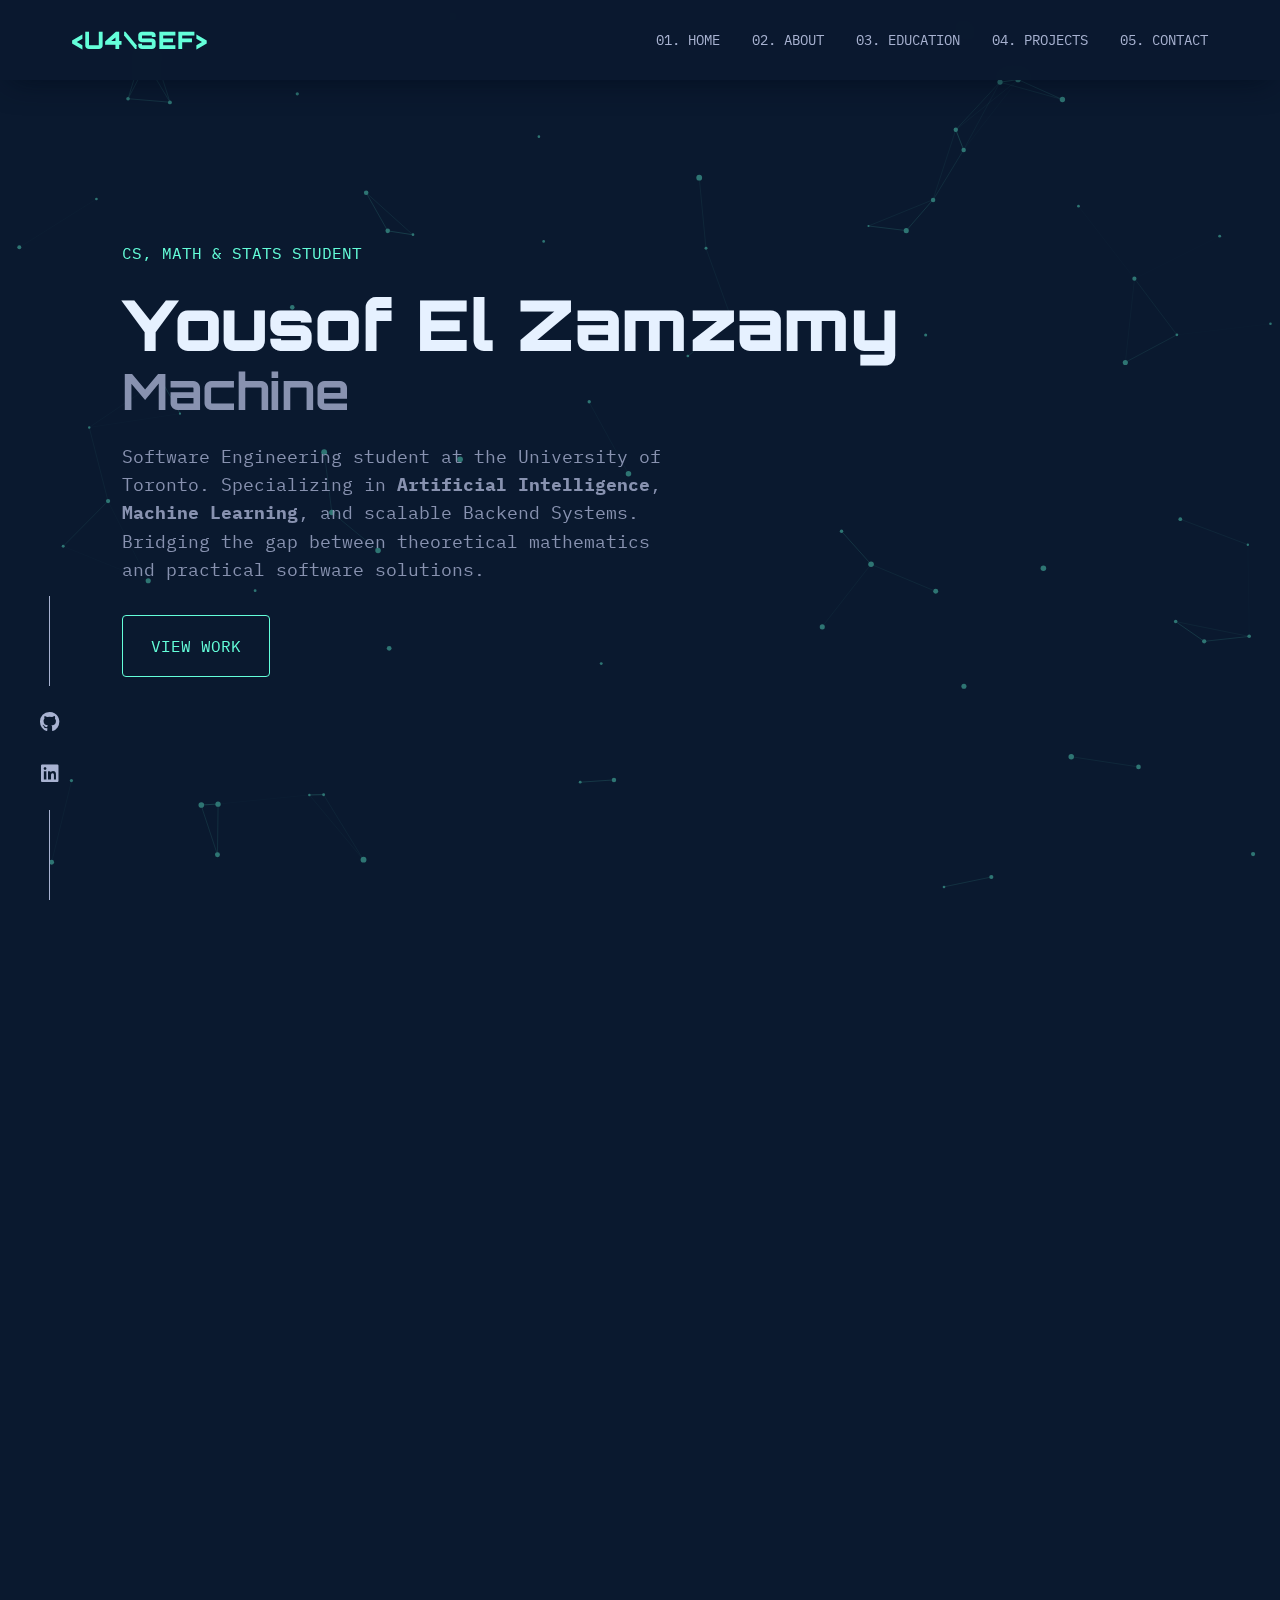
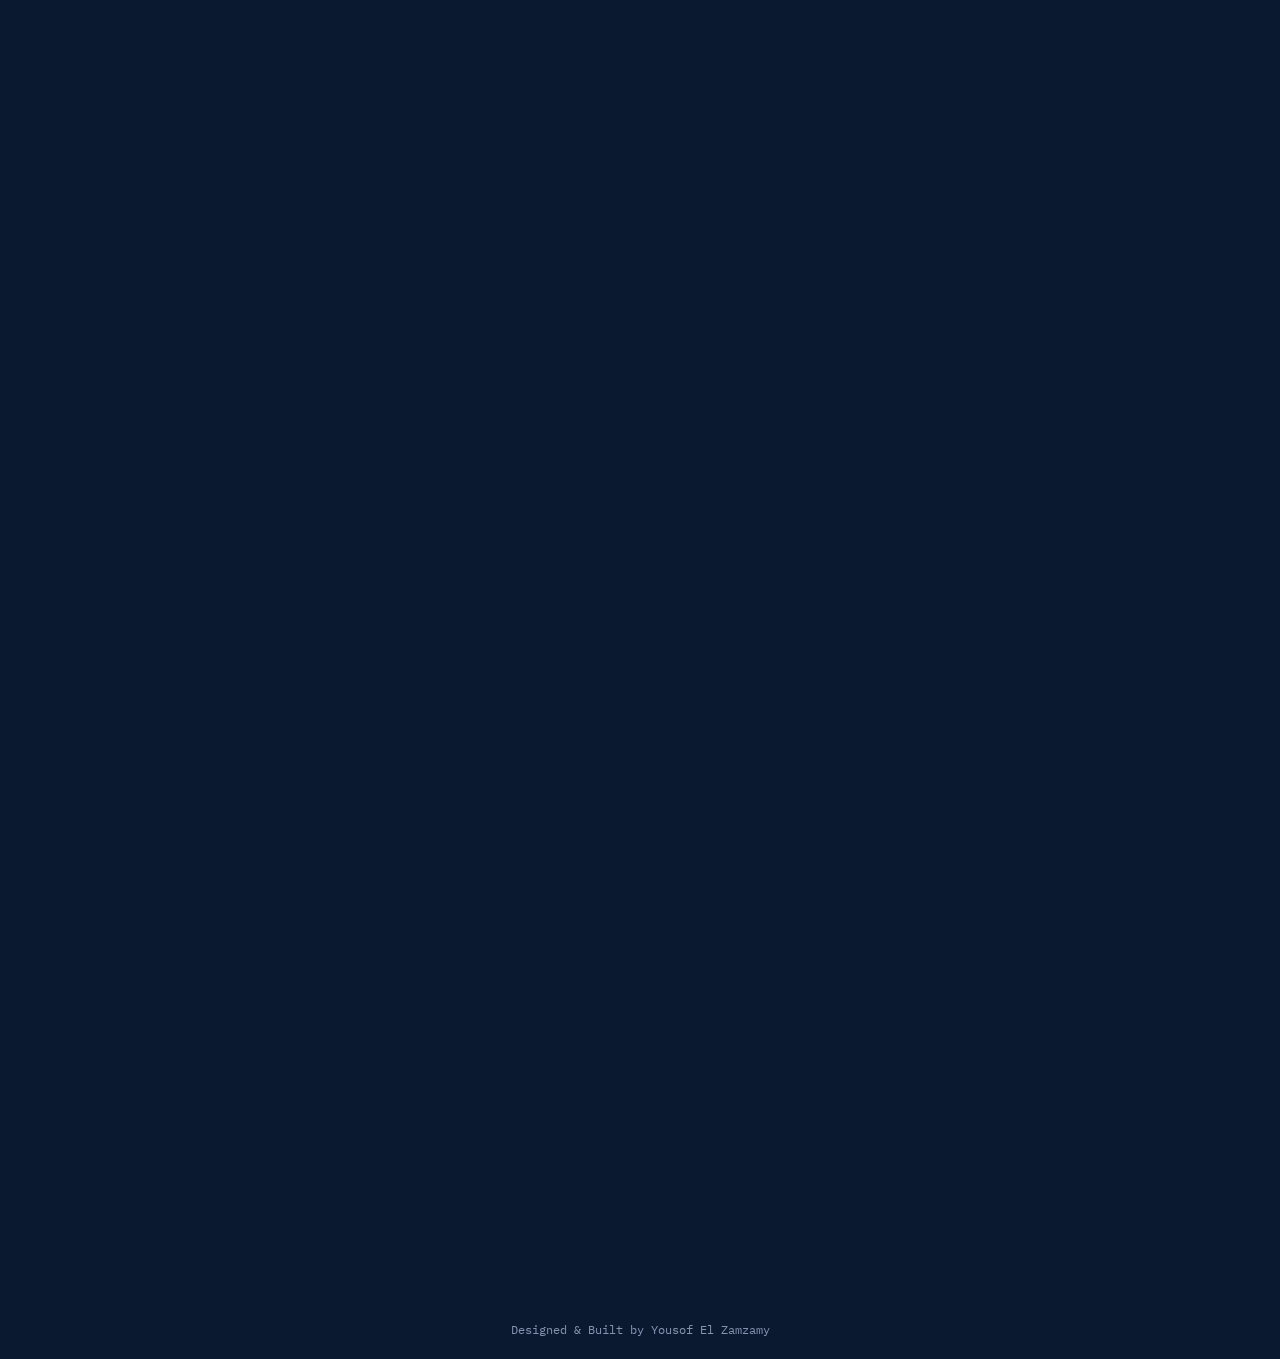
<file: index.html>
<!DOCTYPE html>
<html lang="en">
<head>
    <meta charset="UTF-8">
    <meta name="viewport" content="width=device-width, initial-scale=1.0">
    <title>Yousof El Zamzamy | Portfolio</title>
    
    <link rel="preconnect" href="https://fonts.googleapis.com">
    <link rel="preconnect" href="https://fonts.gstatic.com" crossorigin>
    <link href="https://fonts.googleapis.com/css2?family=Orbitron:wght@400;500;700;900&family=IBM+Plex+Mono:wght@300;400;500&display=swap" rel="stylesheet">
    
    <link rel="stylesheet" href="https://cdnjs.cloudflare.com/ajax/libs/font-awesome/6.4.0/css/all.min.css">
    
    <link rel="stylesheet" href="style.css">
</head>
<body>
    
    <canvas id="circuitCanvas"></canvas>

    <nav>
        <div class="nav-container">
            <div class="logo">&lt;U4\SEF&gt;</div>
            <div class="mobile-toggle" id="mobileToggle">
                <i class="fas fa-bars"></i>
            </div>
            <ul class="nav-links" id="navLinks">
                <li><a href="#home">01. HOME</a></li>
                <li><a href="#about">02. ABOUT</a></li>
                <li><a href="#education">03. EDUCATION</a></li>
                <li><a href="#projects">04. PROJECTS</a></li>
                <li><a href="#contact">05. CONTACT</a></li>
            </ul>
        </div>
    </nav>

    <div class="container">
        <section id="home" class="hero">
            <div class="hero-content">
                <div class="hero-subtitle">CS, MATH & STATS STUDENT</div>
                <h1 class="glitch-text">Yousof El Zamzamy</h1>
                <h2 id="typewriter"></h2>
                <p>
                    Software Engineering student at the University of Toronto.
                    Specializing in <strong>Artificial Intelligence</strong>, <strong>Machine Learning</strong>, and scalable Backend Systems.
                    Bridging the gap between theoretical mathematics and practical software solutions.
                </p>
                <a href="#projects" class="cta-button">VIEW WORK</a>
            </div>
        </section>

        <section id="about" class="fade-in">
            <h2 class="section-title">About Me</h2>
            <div class="about-content">
                <div class="about-text">
                    <h3>Engineering <span class="accent-text">Intelligent</span> Systems</h3>
                    <p>
                        I am a student at the <strong>University of Toronto</strong> pursuing a triple focus in Computer Science, Mathematics, and Statistics. 
                        My passion lies in <strong>Artificial Intelligence</strong>, specifically in understanding the mathematical foundations of Neural Networks 
                        and applying them to solve complex data problems.
                    </p>
                    <p>
                        Beyond the models, I focus on <strong>Backend Architecture</strong> to ensure that intelligent systems are scalable, 
                        efficient, and production-ready.
                    </p>
                </div>
                <div class="skills-wrapper">
                    <h3>Tech Stack</h3>
                    <div class="skills-grid">
                        <div class="skill-item"><i class="fab fa-python"></i> Python / NumPy</div>
                        
                        <div class="skill-item"><i class="fas fa-brain"></i> PyTorch / AI</div>
                        
                        <div class="skill-item"><i class="fab fa-java"></i> Java / JavaFX</div>
                        
                        <div class="skill-item"><i class="fas fa-database"></i> PostgreSQL</div>
                        
                        <div class="skill-item"><i class="fas fa-chart-line"></i> Statistics / R</div>
                        
                        <div class="skill-item"><i class="fab fa-docker"></i> Docker</div>
                        
                        <div class="skill-item"><i class="fas fa-code-branch"></i> Git</div>
                        
                        <div class="skill-item"><i class="fas fa-terminal"></i> Linux / Bash</div>
                    </div>
                </div>
            </div>
        </section>

        <section id="education" class="fade-in">
            <h2 class="section-title">Education</h2>
            
            <div class="experience-timeline">
                <div class="experience-item">
                    <div class="experience-header">
                        <div>
                            <div class="experience-title">Bachelor of Science</div>
                            <div class="experience-company">University of Toronto</div>
                        </div>
                        <div class="experience-date">Sep 2022 - May 2027</div>
                    </div>
                    <p class="experience-description">
                        <strong>Majors:</strong> Computer Science, Mathematics, and Statistics.<br>
                        <strong>Relevant Coursework:</strong> Intro to AI, Machine Learning, Data Structures & Algorithms, Software Design, Linear Algebra, Statistics II.
                    </p>
                    <div class="experience-tags">
                        <span class="tag">Dean's List</span>
                    </div>
                </div>
            </div>
        </section>

        <section id="projects" class="fade-in">
            <h2 class="section-title">Featured Projects</h2>
            <div class="projects-grid">
                
                <div class="project-card">
                    <div class="card-top">
                        <i class="fas fa-network-wired project-icon"></i>
                        <div class="project-links">
                            <a href="https://github.com/u4sef"><i class="fab fa-github"></i></a>
                        </div>
                    </div>
                    <h3 class="project-title">Neural Net from Scratch</h3>
                    <p class="project-description">
                        A functional Deep Learning library built using only NumPy. Implemented backpropagation 
                        and SGD manually, achieving 95% accuracy on the MNIST dataset.
                    </p>
                    <div class="card-tags">
                        <span>Python</span>
                        <span>NumPy</span>
                        <span>Math</span>
                    </div>
                </div>

                <div class="project-card">
                    <div class="card-top">
                        <i class="fas fa-chess-board project-icon"></i>
                        <div class="project-links">
                            <a href="https://github.com/u4sef"><i class="fab fa-github"></i></a>
                        </div>
                    </div>
                    <h3 class="project-title">Connect Four AI Agent</h3>
                    <p class="project-description">
                        An adversarial AI agent utilizing the Minimax algorithm with Alpha-Beta pruning. 
                        Features dynamic move ordering and custom heuristics to win >80% of matches.
                    </p>
                    <div class="card-tags">
                        <span>Python</span>
                        <span>Game Theory</span>
                        <span>Minimax</span>
                    </div>
                </div>

                <div class="project-card">
                    <div class="card-top">
                        <i class="fas fa-coins project-icon"></i>
                        <div class="project-links">
                            <a href="https://github.com/u4sef/finance-tracker"><i class="fab fa-github"></i></a>
                        </div>
                    </div>
                    <h3 class="project-title">Ledger Finance System</h3>
                    <p class="project-description">
                        A desktop application for personal finance tracking. Architected using the MVC design pattern 
                        and a custom DAO layer for efficient SQL data persistence. 
                    </p>
                    <div class="card-tags">
                        <span>Java</span>
                        <span>JavaFX</span>
                        <span>SQL</span>
                        <span>JUnit</span>
                    </div>
                </div>

            </div>
        </section>

        <section id="contact" class="fade-in center-text">
            <h2 class="section-title">Get In Touch</h2>
            <p class="contact-desc">
                I am currently looking for Software Engineering Internships (AI/ML or Backend). 
                Check out my resume or send me an email if you'd like to connect!
            </p>
            <a href="mailto:youssef.ashraf.zzy@gmail.com" class="cta-button big-btn">Say Hello</a>
        </section>
    </div>

    <div class="social-sidebar">
        <div class="social-line"></div>
        <a href="https://github.com/u4sef" target="_blank"><i class="fab fa-github"></i></a>
        <a href="https://www.linkedin.com/in/yousof-el-zamzamy-89426b252/" target="_blank"><i class="fab fa-linkedin"></i></a>
        <div class="social-line"></div>
    </div>

    <footer>
        <p>Designed & Built by Yousof El Zamzamy</p>
    </footer>

    <script src="script.js"></script>
</body>
</html>
</file>
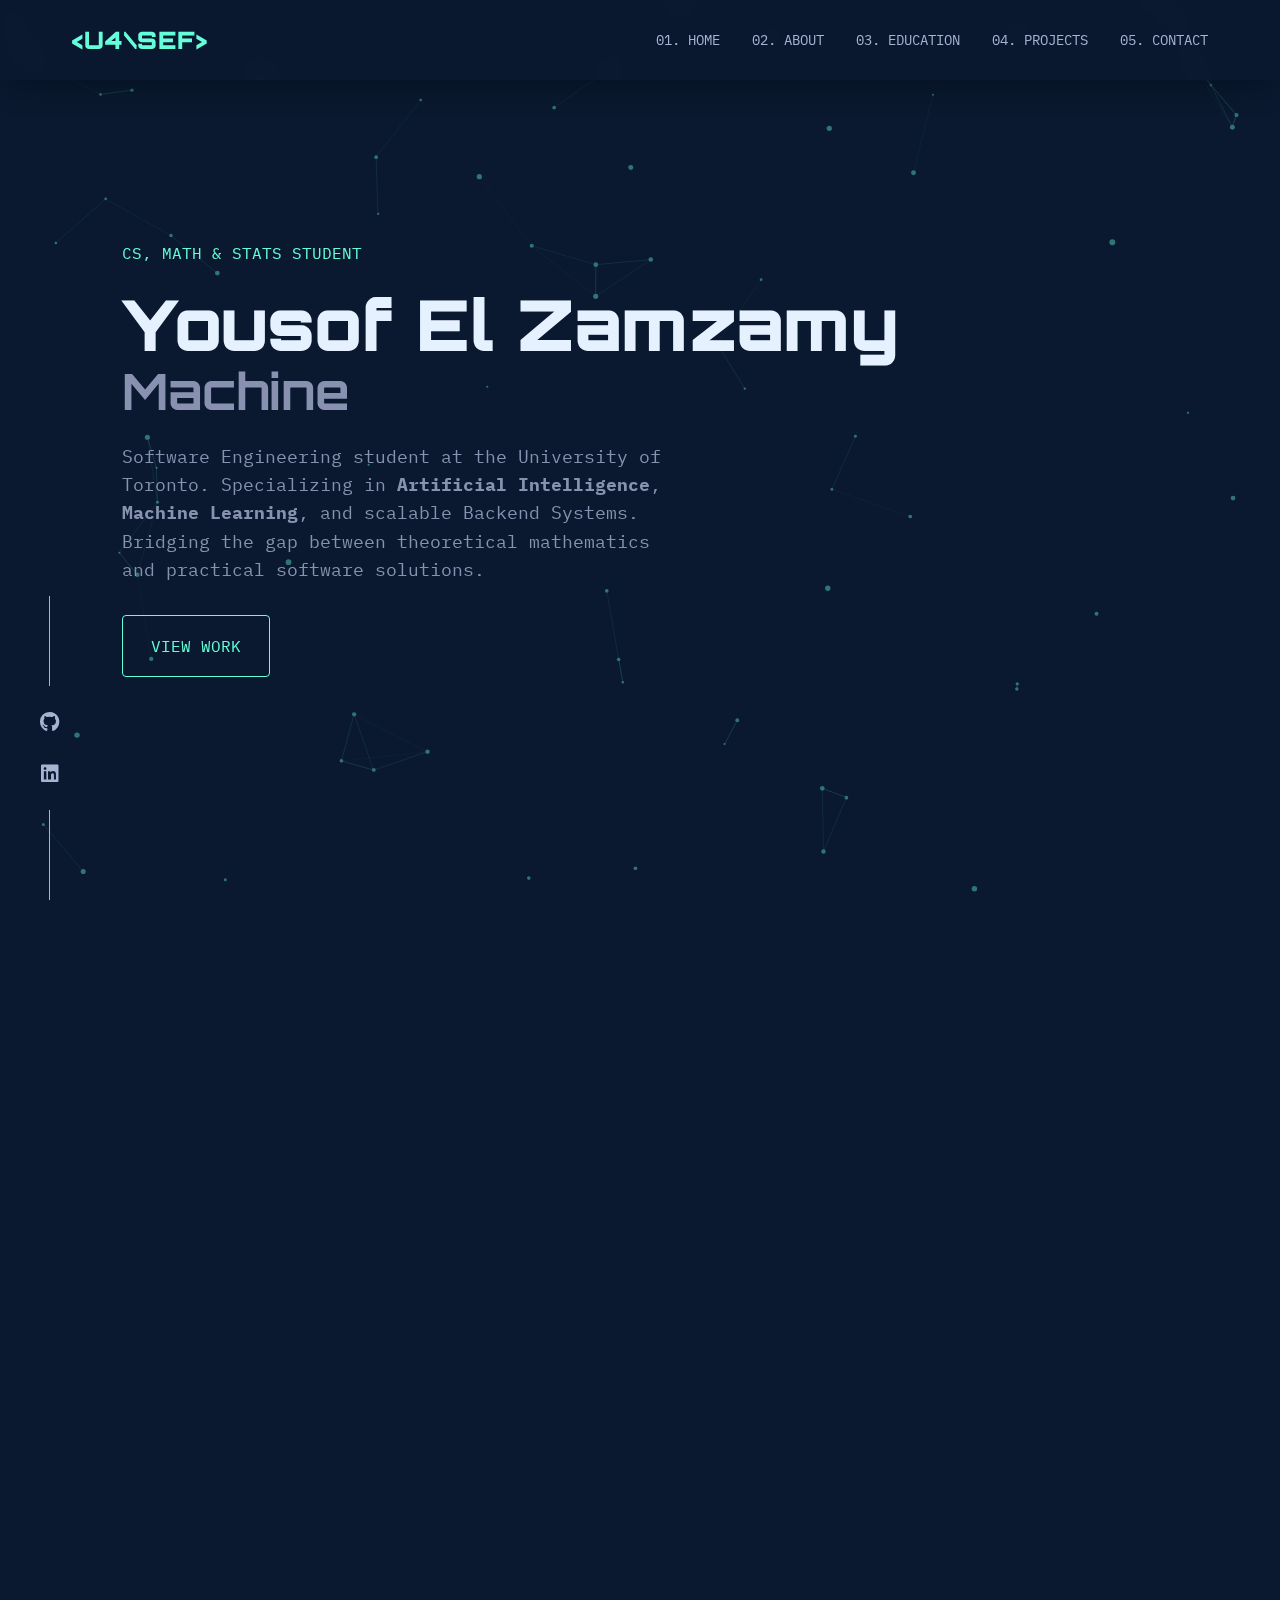
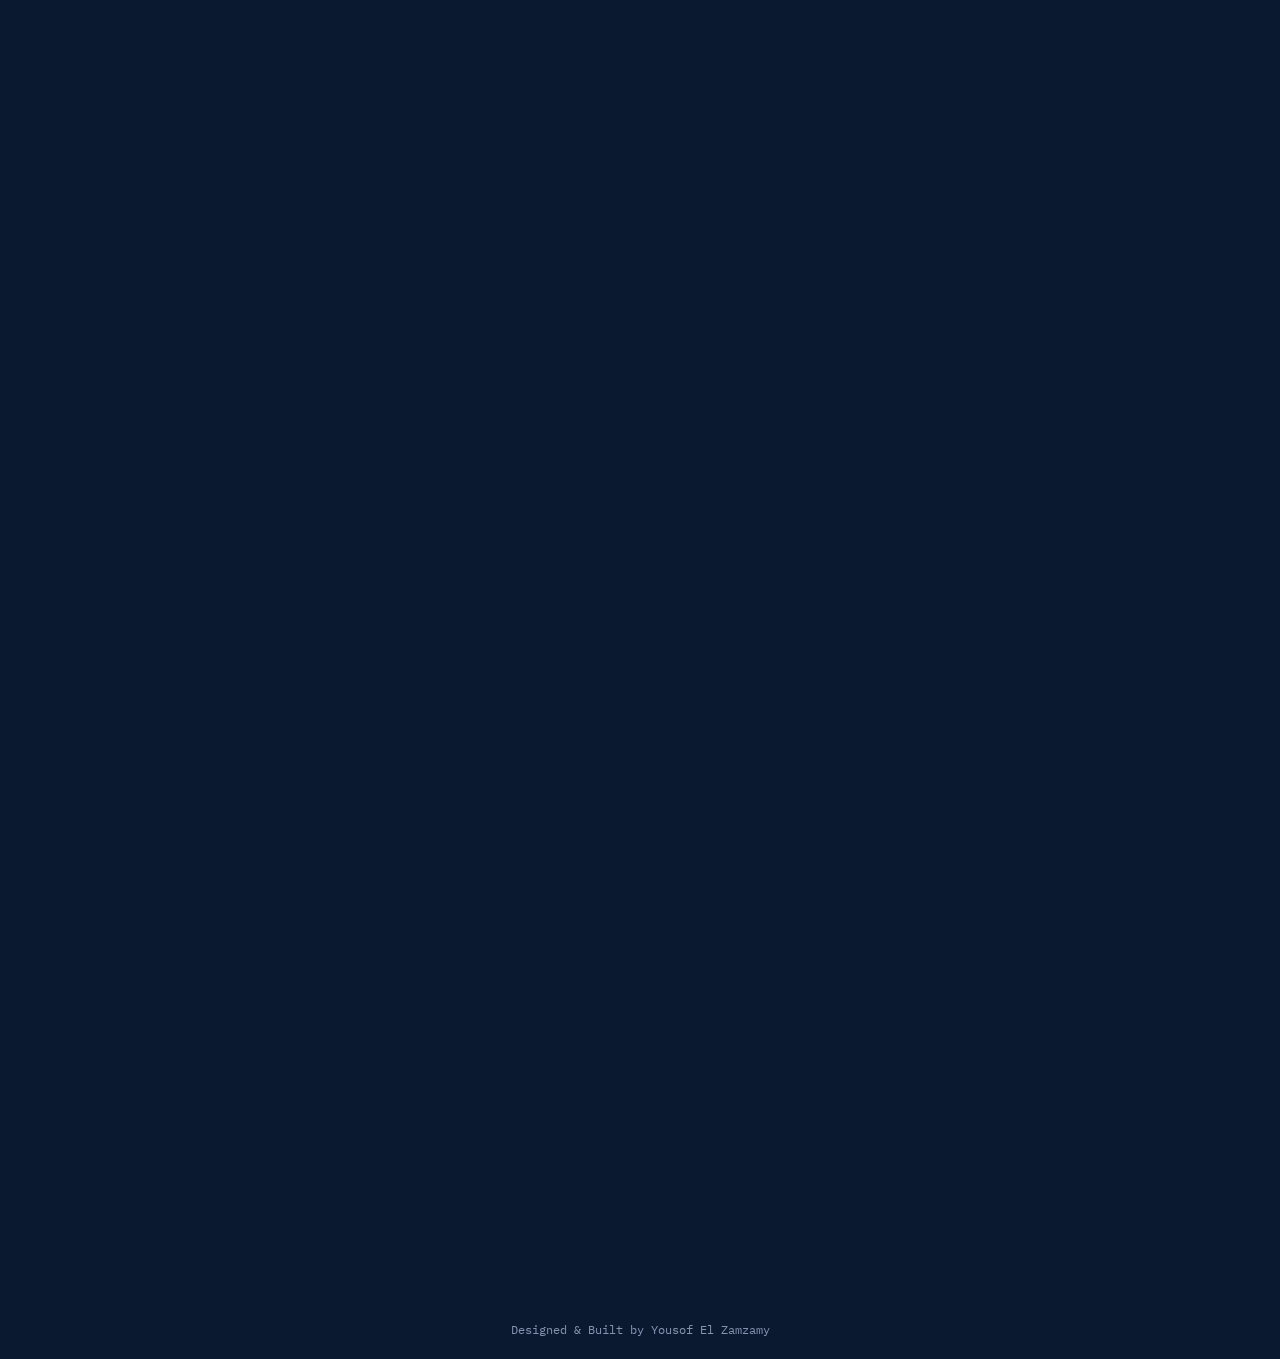
<file: portfolio.html>
<!DOCTYPE html>
<html lang="en">
<head>
    <meta charset="UTF-8">
    <meta name="viewport" content="width=device-width, initial-scale=1.0">
    <title>Yousof El Zamzamy | Portfolio</title>
    
    <link rel="preconnect" href="https://fonts.googleapis.com">
    <link rel="preconnect" href="https://fonts.gstatic.com" crossorigin>
    <link href="https://fonts.googleapis.com/css2?family=Orbitron:wght@400;500;700;900&family=IBM+Plex+Mono:wght@300;400;500&display=swap" rel="stylesheet">
    
    <link rel="stylesheet" href="https://cdnjs.cloudflare.com/ajax/libs/font-awesome/6.4.0/css/all.min.css">
    
    <link rel="stylesheet" href="style.css">
</head>
<body>
    
    <canvas id="circuitCanvas"></canvas>

    <nav>
        <div class="nav-container">
            <div class="logo">&lt;U4\SEF&gt;</div>
            <div class="mobile-toggle" id="mobileToggle">
                <i class="fas fa-bars"></i>
            </div>
            <ul class="nav-links" id="navLinks">
                <li><a href="#home">01. HOME</a></li>
                <li><a href="#about">02. ABOUT</a></li>
                <li><a href="#education">03. EDUCATION</a></li>
                <li><a href="#projects">04. PROJECTS</a></li>
                <li><a href="#contact">05. CONTACT</a></li>
            </ul>
        </div>
    </nav>

    <div class="container">
        <section id="home" class="hero">
            <div class="hero-content">
                <div class="hero-subtitle">CS, MATH & STATS STUDENT</div>
                <h1 class="glitch-text">Yousof El Zamzamy</h1>
                <h2 id="typewriter"></h2>
                <p>
                    Software Engineering student at the University of Toronto.
                    Specializing in <strong>Artificial Intelligence</strong>, <strong>Machine Learning</strong>, and scalable Backend Systems.
                    Bridging the gap between theoretical mathematics and practical software solutions.
                </p>
                <a href="#projects" class="cta-button">VIEW WORK</a>
            </div>
        </section>

        <section id="about" class="fade-in">
            <h2 class="section-title">About Me</h2>
            <div class="about-content">
                <div class="about-text">
                    <h3>Engineering <span class="accent-text">Intelligent</span> Systems</h3>
                    <p>
                        I am a student at the <strong>University of Toronto</strong> pursuing a triple focus in Computer Science, Mathematics, and Statistics. 
                        My passion lies in <strong>Artificial Intelligence</strong>, specifically in understanding the mathematical foundations of Neural Networks 
                        and applying them to solve complex data problems.
                    </p>
                    <p>
                        Beyond the models, I focus on <strong>Backend Architecture</strong> to ensure that intelligent systems are scalable, 
                        efficient, and production-ready.
                    </p>
                </div>
                <div class="skills-wrapper">
                    <h3>Tech Stack</h3>
                    <div class="skills-grid">
                        <div class="skill-item"><i class="fab fa-python"></i> Python / NumPy</div>
                        
                        <div class="skill-item"><i class="fas fa-brain"></i> PyTorch / AI</div>
                        
                        <div class="skill-item"><i class="fab fa-java"></i> Java / JavaFX</div>
                        
                        <div class="skill-item"><i class="fas fa-database"></i> PostgreSQL</div>
                        
                        <div class="skill-item"><i class="fas fa-chart-line"></i> Statistics / R</div>
                        
                        <div class="skill-item"><i class="fab fa-docker"></i> Docker</div>
                        
                        <div class="skill-item"><i class="fas fa-code-branch"></i> Git</div>
                        
                        <div class="skill-item"><i class="fas fa-terminal"></i> Linux / Bash</div>
                    </div>
                </div>
            </div>
        </section>

        <section id="education" class="fade-in">
            <h2 class="section-title">Education</h2>
            
            <div class="experience-timeline">
                <div class="experience-item">
                    <div class="experience-header">
                        <div>
                            <div class="experience-title">Bachelor of Science</div>
                            <div class="experience-company">University of Toronto</div>
                        </div>
                        <div class="experience-date">Sep 2022 - May 2027</div>
                    </div>
                    <p class="experience-description">
                        <strong>Majors:</strong> Computer Science, Mathematics, and Statistics.<br>
                        <strong>Relevant Coursework:</strong> Intro to AI, Machine Learning, Data Structures & Algorithms, Software Design, Linear Algebra, Statistics II.
                    </p>
                    <div class="experience-tags">
                        <span class="tag">Dean's List</span>
                        <span class="tag">CS Student Union</span>
                    </div>
                </div>
            </div>
        </section>

        <section id="projects" class="fade-in">
            <h2 class="section-title">Featured Projects</h2>
            <div class="projects-grid">
                
                <div class="project-card">
                    <div class="card-top">
                        <i class="fas fa-network-wired project-icon"></i>
                        <div class="project-links">
                            <a href="https://github.com/u4sef"><i class="fab fa-github"></i></a>
                        </div>
                    </div>
                    <h3 class="project-title">Neural Net from Scratch</h3>
                    <p class="project-description">
                        A functional Deep Learning library built using only NumPy. Implemented backpropagation 
                        and SGD manually, achieving 95% accuracy on the MNIST dataset.
                    </p>
                    <div class="card-tags">
                        <span>Python</span>
                        <span>NumPy</span>
                        <span>Math</span>
                    </div>
                </div>

                <div class="project-card">
                    <div class="card-top">
                        <i class="fas fa-chess-board project-icon"></i>
                        <div class="project-links">
                            <a href="https://github.com/u4sef"><i class="fab fa-github"></i></a>
                        </div>
                    </div>
                    <h3 class="project-title">Connect Four AI Agent</h3>
                    <p class="project-description">
                        An adversarial AI agent utilizing the Minimax algorithm with Alpha-Beta pruning. 
                        Features dynamic move ordering and custom heuristics to win >80% of matches.
                    </p>
                    <div class="card-tags">
                        <span>Python</span>
                        <span>Game Theory</span>
                        <span>Minimax</span>
                    </div>
                </div>

                <div class="project-card">
                    <div class="card-top">
                        <i class="fas fa-coins project-icon"></i>
                        <div class="project-links">
                            <a href="https://github.com/u4sef"><i class="fab fa-github"></i></a>
                        </div>
                    </div>
                    <h3 class="project-title">Ledger Finance System</h3>
                    <p class="project-description">
                        A desktop application for personal finance tracking. Architected using the MVC design pattern 
                        and a custom DAO layer for efficient SQL data persistence. 
                    </p>
                    <div class="card-tags">
                        <span>Java</span>
                        <span>JavaFX</span>
                        <span>SQL</span>
                        <span>JUnit</span>
                    </div>
                </div>

            </div>
        </section>

        <section id="contact" class="fade-in center-text">
            <h2 class="section-title">Get In Touch</h2>
            <p class="contact-desc">
                I am currently looking for Software Engineering Internships (AI/ML or Backend). 
                Check out my resume or send me an email if you'd like to connect!
            </p>
            <a href="mailto:youssef.ashraf.zzy@gmail.com" class="cta-button big-btn">Say Hello</a>
        </section>
    </div>

    <div class="social-sidebar">
        <div class="social-line"></div>
        <a href="https://github.com/u4sef" target="_blank"><i class="fab fa-github"></i></a>
        <a href="https://www.linkedin.com/in/yousof-el-zamzamy-89426b252/" target="_blank"><i class="fab fa-linkedin"></i></a>
        <div class="social-line"></div>
    </div>

    <footer>
        <p>Designed & Built by Yousof El Zamzamy</p>
    </footer>

    <script src="script.js"></script>
</body>
</html>
</file>
<file: style.css>
:root {
    --primary: #0a192f;
    --light-navy: #112240;
    --lightest-navy: #233554;
    --slate: #8892b0;
    --light-slate: #a8b2d1;
    --white: #e6f1ff;
    --green: #64ffda;
    --green-tint: rgba(100, 255, 218, 0.1);
    
    --font-mono: 'IBM Plex Mono', monospace;
    --font-sans: 'Orbitron', sans-serif;
    
    --transition: all 0.25s cubic-bezier(0.645, 0.045, 0.355, 1);
}

* {
    margin: 0;
    padding: 0;
    box-sizing: border-box;
}

html {
    scroll-behavior: smooth;
}

body {
    background: var(--primary);
    color: var(--slate);
    font-family: var(--font-mono);
    font-size: 16px;
    line-height: 1.6;
    overflow-x: hidden;
}

/* Canvas Background */
#circuitCanvas {
    position: fixed;
    top: 0;
    left: 0;
    width: 100%;
    height: 100%;
    z-index: -1;
    opacity: 0.4;
}

/* Navigation */
nav {
    position: fixed;
    top: 0;
    width: 100%;
    height: 80px;
    background: rgba(10, 25, 47, 0.85);
    backdrop-filter: blur(10px);
    z-index: 1000;
    display: flex;
    align-items: center;
    box-shadow: 0 10px 30px -10px rgba(2, 12, 27, 0.7);
}

.nav-container {
    display: flex;
    justify-content: space-between;
    align-items: center;
    width: 100%;
    max-width: 1200px;
    margin: 0 auto;
    padding: 0 2rem;
}

.logo {
    color: var(--green);
    font-family: var(--font-sans);
    font-weight: 900;
    font-size: 1.5rem;
    letter-spacing: 1px;
}

.nav-links {
    display: flex;
    gap: 2rem;
    list-style: none;
}

.nav-links a {
    color: var(--light-slate);
    text-decoration: none;
    font-size: 0.85rem;
    transition: var(--transition);
}

.nav-links a:hover {
    color: var(--green);
}

.mobile-toggle {
    display: none;
    color: var(--green);
    font-size: 1.5rem;
    cursor: pointer;
}

/* Layout */
.container {
    max-width: 1100px;
    margin: 0 auto;
    padding: 0 2rem;
}

section {
    padding: 100px 0;
    min-height: 100vh; /* Ensure sections have breathing room */
}

/* Typography Utilities */
.section-title {
    display: flex;
    align-items: center;
    font-family: var(--font-sans);
    font-size: clamp(26px, 5vw, 32px);
    color: var(--white);
    margin-bottom: 40px;
}

.section-title::before {
    content: '>';
    color: var(--green);
    margin-right: 10px;
    font-family: var(--font-mono);
}

.section-title::after {
    content: '';
    display: block;
    width: 300px;
    height: 1px;
    background: var(--lightest-navy);
    margin-left: 20px;
}

/* Hero Section */
.hero {
    display: flex;
    align-items: center;
    min-height: 100vh;
}

.hero-subtitle {
    color: var(--green);
    font-family: var(--font-mono);
    margin-bottom: 20px;
}

.hero h1 {
    font-size: clamp(40px, 8vw, 70px);
    font-family: var(--font-sans);
    font-weight: 900;
    color: var(--white);
    line-height: 1.1;
}

.hero h2 {
    font-size: clamp(30px, 6vw, 50px);
    font-family: var(--font-sans);
    color: var(--slate);
    line-height: 1.1;
    margin-bottom: 20px;
    height: 1.2em; /* Prevents layout shift when typing */
}

.hero p {
    max-width: 540px;
    margin-bottom: 50px;
    font-size: 1.1rem;
}

.cta-button {
    color: var(--green);
    background: transparent;
    border: 1px solid var(--green);
    border-radius: 4px;
    padding: 1.25rem 1.75rem;
    text-decoration: none;
    transition: var(--transition);
}

.cta-button:hover {
    background: var(--green-tint);
}

/* About & Skills */
.about-content {
    display: grid;
    grid-template-columns: 3fr 2fr;
    gap: 50px;
}

.skills-grid {
    display: grid;
    grid-template-columns: repeat(2, 1fr);
    gap: 10px;
    margin-top: 20px;
}

.skill-item {
    font-size: 14px;
    display: flex;
    align-items: center;
    gap: 10px;
}

.skill-item i {
    color: var(--green);
}

/* Experience */
.experience-item {
    background: var(--light-navy);
    padding: 2rem;
    margin-bottom: 1rem;
    border-radius: 4px;
    border-left: 3px solid var(--green);
    transition: var(--transition);
}

.experience-item:hover {
    transform: translateY(-5px);
    box-shadow: 0 10px 30px -15px rgba(2, 12, 27, 0.7);
}

.experience-header {
    display: flex;
    justify-content: space-between;
    margin-bottom: 1rem;
}

.experience-title {
    color: var(--white);
    font-size: 1.2rem;
    font-weight: 600;
}

.experience-company {
    color: var(--green);
}

.experience-tags {
    margin-top: 1rem;
    display: flex;
    flex-wrap: wrap;
    gap: 10px;
}

.tag {
    font-size: 12px;
    background: var(--lightest-navy);
    padding: 5px 10px;
    border-radius: 15px;
    color: var(--green);
}

/* Projects Grid */
.projects-grid {
    display: grid;
    grid-template-columns: repeat(auto-fill, minmax(300px, 1fr));
    gap: 15px;
}

.project-card {
    background: var(--light-navy);
    padding: 2rem;
    border-radius: 4px;
    transition: var(--transition);
    cursor: pointer;
    position: relative;
    top: 0;
}

.project-card:hover {
    top: -10px;
    box-shadow: 0 20px 30px -15px rgba(2, 12, 27, 0.7);
}

.project-card:hover .project-title {
    color: var(--green);
}

.card-top {
    display: flex;
    justify-content: space-between;
    align-items: center;
    margin-bottom: 30px;
}

.project-icon {
    color: var(--green);
    font-size: 40px;
}

.project-links a {
    color: var(--light-slate);
    margin-left: 10px;
    font-size: 20px;
    transition: var(--transition);
}

.project-links a:hover {
    color: var(--green);
}

.project-title {
    color: var(--white);
    font-size: 1.4rem;
    margin-bottom: 10px;
    transition: var(--transition);
}

.card-tags {
    margin-top: 20px;
    display: flex;
    gap: 15px;
    font-size: 12px;
    color: var(--slate);
}

/* Contact */
.center-text {
    text-align: center;
    display: flex;
    flex-direction: column;
    justify-content: center;
    align-items: center;
}

.contact-desc {
    max-width: 500px;
    margin-bottom: 3rem;
}

/* Footer & Social */
.social-sidebar {
    position: fixed;
    bottom: 0;
    left: 40px;
    display: flex;
    flex-direction: column;
    gap: 20px;
    align-items: center;
}

.social-sidebar a {
    color: var(--light-slate);
    font-size: 20px;
    transition: var(--transition);
}

.social-sidebar a:hover {
    color: var(--green);
    transform: translateY(-3px);
}

.social-line {
    width: 1px;
    height: 90px;
    background: var(--light-slate);
}

footer {
    text-align: center;
    padding: 20px;
    font-size: 12px;
}

/* Animations */
.fade-in {
    opacity: 0;
    transform: translateY(20px);
    transition: opacity 0.6s ease-out, transform 0.6s ease-out;
}

.fade-in.visible {
    opacity: 1;
    transform: translateY(0);
}

/* Mobile Response */
@media (max-width: 768px) {
    .nav-links {
        display: none; /* Hide links by default on mobile */
        position: absolute;
        top: 80px;
        left: 0;
        width: 100%;
        background: var(--light-navy);
        flex-direction: column;
        align-items: center;
        padding: 2rem 0;
    }

    .nav-links.active {
        display: flex;
    }

    .mobile-toggle {
        display: block;
    }

    .about-content {
        grid-template-columns: 1fr;
    }
    
    .social-sidebar {
        display: none; /* Hide side social bar on mobile */
    }

    .section-title::after {
        width: 100px;
    }
}
</file>
